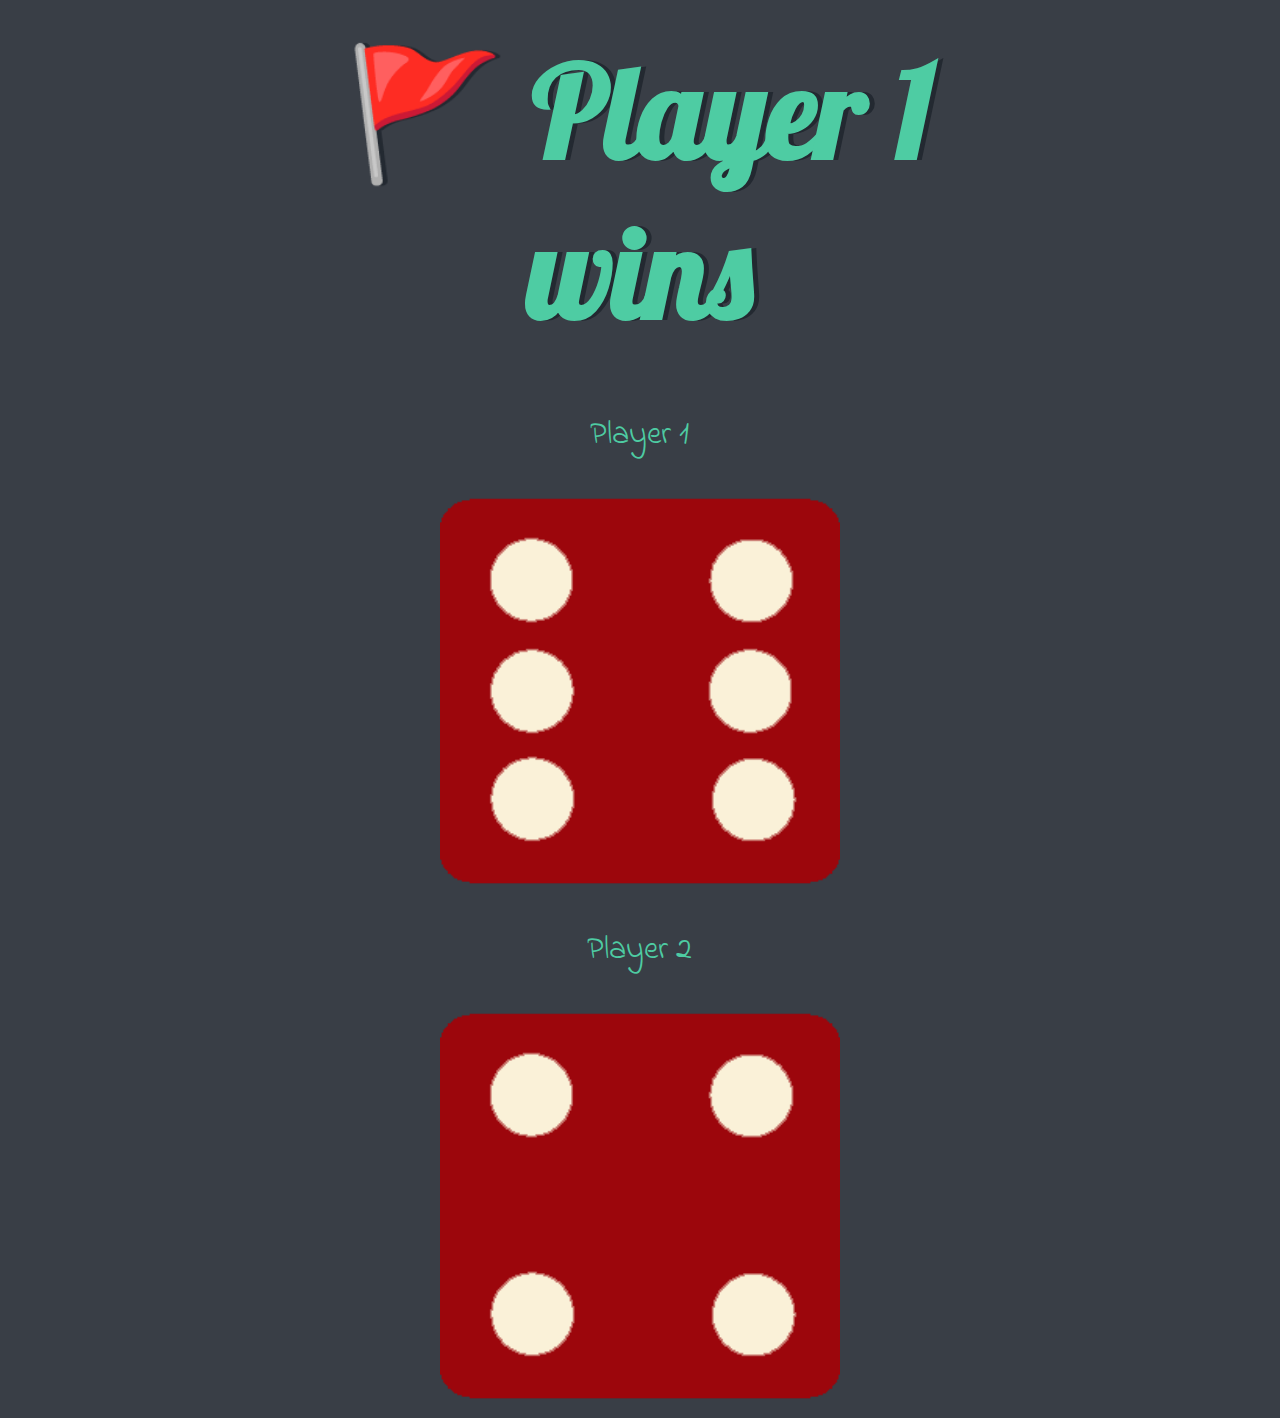
<file: index.html>
<!DOCTYPE html>
<html lang="en" dir="ltr">
  <head>
    <meta charset="utf-8">
    <title>Dicee</title>
    <link rel="stylesheet" href="styles.css">
    <link href="https://fonts.googleapis.com/css?family=Indie+Flower|Lobster" rel="stylesheet">

  </head>
  <body>

    <div class="container">
      <h1 class="heading">Refresh Me</h1>

      <div class="dice">
        <p>Player 1</p>
        <img class="img1" src="">
      </div>

      <div class="dice">
        <p>Player 2</p>
        <img class="img2" src="">
      </div>

    </div>

    <script src="dicee.js" charset="utf-8"></script> 
    
  </body>


</html>
</file>
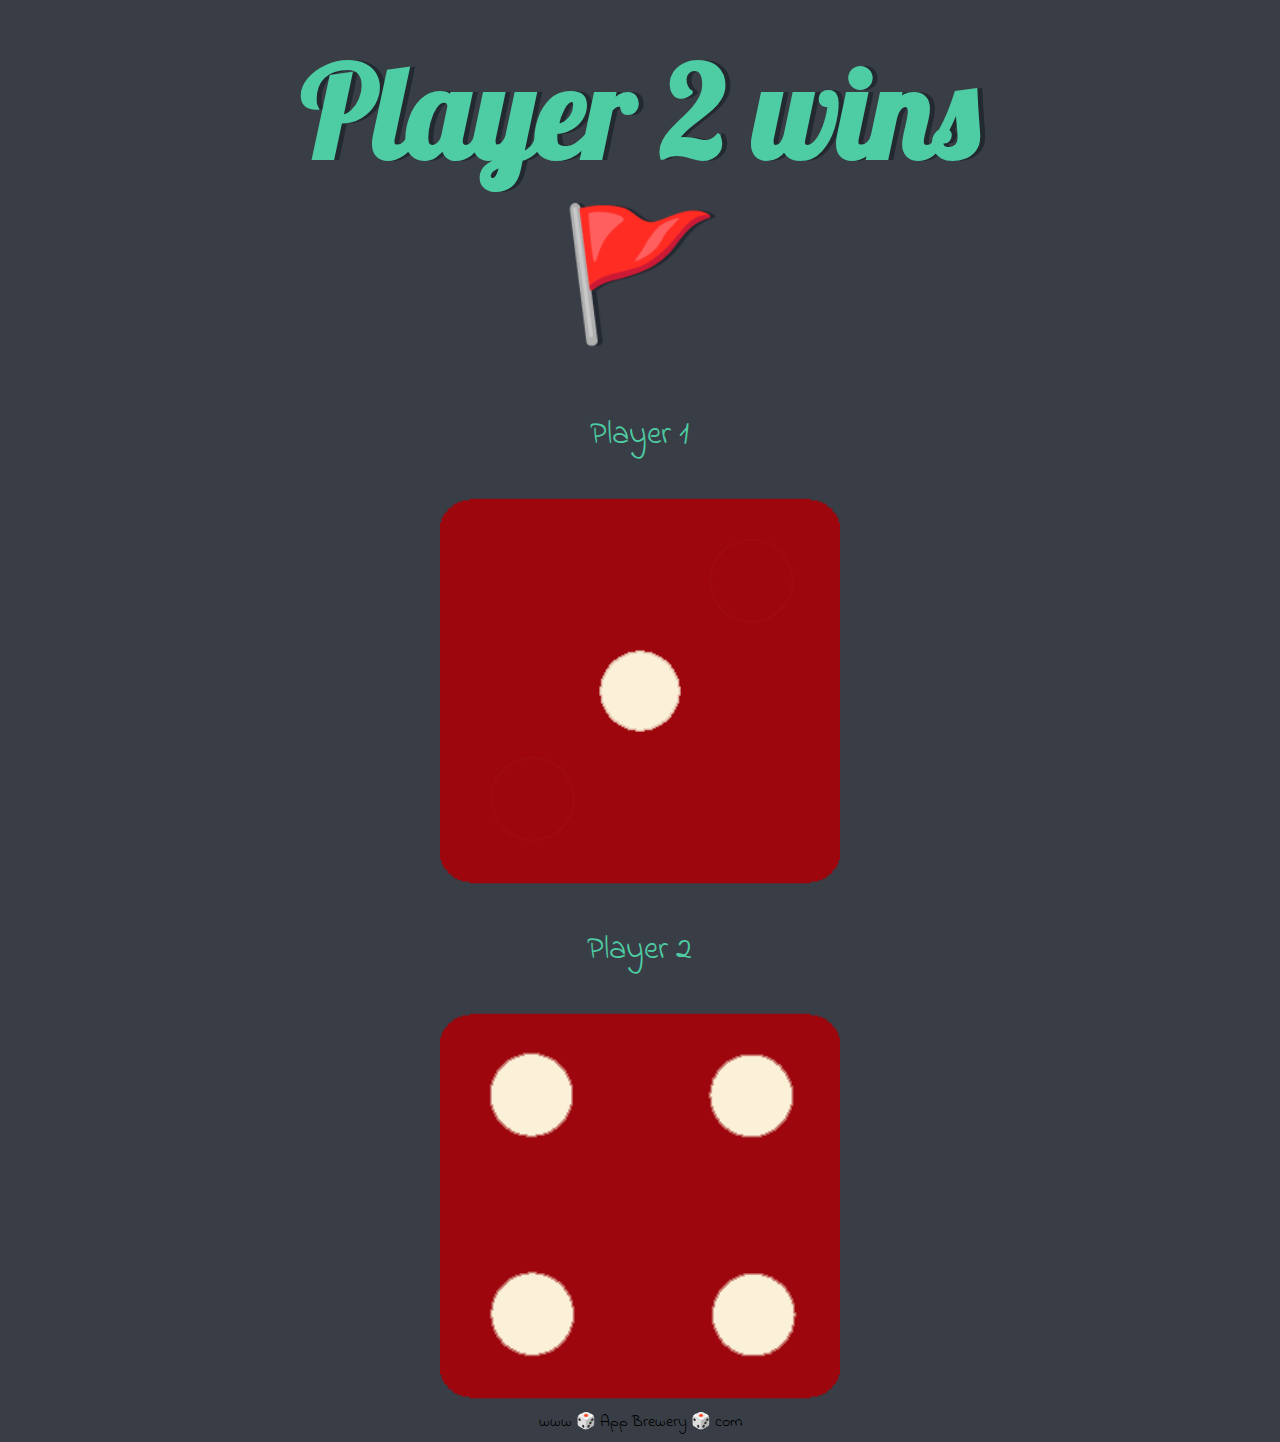
<file: dicee.html>
<!DOCTYPE html>
<html lang="en" dir="ltr">
  <head>
    <meta charset="utf-8">
    <title>Dicee</title>
    <link rel="stylesheet" href="styles.css">
    <link href="https://fonts.googleapis.com/css?family=Indie+Flower|Lobster" rel="stylesheet">

  </head>
  <body>

    <div class="container">
      <h1 class="heading">Refresh Me</h1>

      <div class="dice">
        <p>Player 1</p>
        <img class="img1" src="">
      </div>

      <div class="dice">
        <p>Player 2</p>
        <img class="img2" src="">
      </div>

    </div>

    <script src="dicee.js" charset="utf-8"></script> 
    
  </body>

  <footer>
    www 🎲 App Brewery 🎲 com
  </footer>
</html>
</file>
<file: styles.css>
.heading {

}

.container {
  width: 70%;
  margin: auto;
  text-align: center;
}

.dice {
  text-align: center;
  display: inline-block;
  height: 500px;
  width: 500px;

}

body {
  background-color: #393E46;
}

h1 {
  margin: 30px;
  font-family: 'Lobster', cursive;
  text-shadow: 5px 0 #232931;
  font-size: 8rem;
  color: #4ECCA3;
}

p {
  font-size: 2rem;
  color: #4ECCA3;
  font-family: 'Indie Flower', cursive;
}

img {
  width: 80%;
}

footer {
  po
  color: #EEEEEE;
  text-align: center;
  font-family: 'Indie Flower', cursive;

}
</file>
